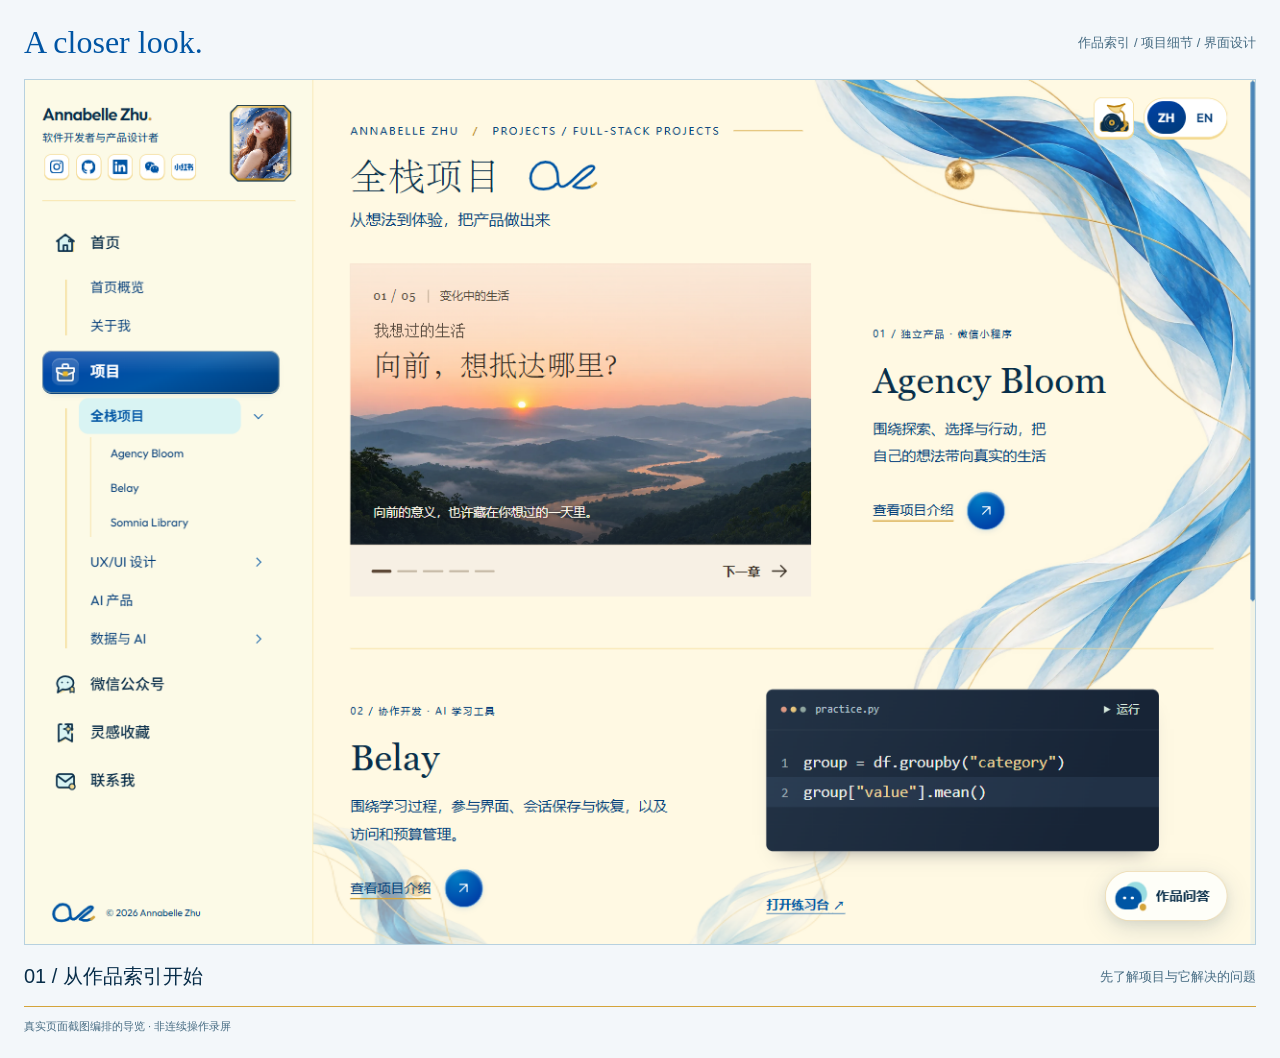
<file: assets/readme/source/atelier-refresh/tour.html>
<!doctype html><html lang="zh-CN"><meta charset="utf-8"><meta name="viewport" content="width=device-width,initial-scale=1"><title>Portfolio · 页面导览</title><style>*{box-sizing:border-box}body{margin:0;background:#f3f7fa}#scene{width:100%;background:#f3f7fa;color:#082d49;font-family:'Noto Sans SC','Microsoft YaHei',sans-serif;padding:24px}.heading{display:flex;justify-content:space-between;align-items:center;margin:0 0 18px;gap:18px}h1{font:32px Georgia,serif;margin:0;color:#0055a4}.steps{font-size:13px;color:#476c83}.screen{position:relative;aspect-ratio:1280/900;border:1px solid #b7d1df;background:#fffdf0;overflow:hidden}.screen picture{position:absolute;inset:0}.screen img{position:absolute;inset:0;width:100%;height:100%;object-fit:contain}.caption{display:flex;justify-content:space-between;align-items:center;margin-top:18px;gap:12px}.caption strong{font-size:20px;font-weight:500}.caption span{font-size:13px;color:#476c83}footer{border-top:1px solid #d4a43a;margin-top:16px;padding-top:12px;font-size:11px;color:#476c83}@media(max-width:600px){.screen{aspect-ratio:390/844}#scene{padding:14px}h1{font-size:26px}.heading{display:block}.steps{margin-top:10px}.caption{display:block}.caption strong,.caption span{display:block}.caption span{margin-top:7px}}</style>
<div id="scene"><div class="heading"><h1>A closer look.</h1><div class="steps" id="steps">作品索引 / 项目细节 / 界面设计</div></div><div class="screen"><picture><source media="(max-width: 600px)" srcset="projects-mobile.png"><img src="projects.png" alt="作品集实际页面：全栈项目索引"></picture><picture><source media="(max-width: 600px)" srcset="project-detail-mobile.png"><img src="project-detail.png" alt="作品集实际页面：Agency Bloom 项目介绍"></picture><picture><source media="(max-width: 600px)" srcset="design-mobile.png"><img src="design.png" alt="作品集实际页面：UX/UI 设计"></picture></div><div class="caption"><strong id="caption"></strong><span id="detail"></span></div><footer id="note">真实页面截图编排的导览 · 非连续操作录屏</footer></div>
<script>
const en=new URLSearchParams(location.search).get('lang')==='en';
const labels=en?['01 / Browse the work','02 / Open a project','03 / Explore interface studies']:['01 / 从作品索引开始','02 / 打开一个项目','03 / 看界面与交互'];
const descriptions=en?['Full-stack projects and their context','Role, product, process and demo','Selected interface studies and contributions']:['先了解项目与它解决的问题','看角色、产品、设计过程与演示','继续探索界面案例与参与范围'];
if(en){document.getElementById('steps').textContent='Projects / Project detail / Interface studies';document.getElementById('note').textContent='A tour composed from real page screenshots, not a continuous screen recording.';}
const images=[...document.querySelectorAll('.screen picture')];
window.readmeAtelier={ready:false,duration:12,renderAt(seconds){const t=Math.max(0,Math.min(11.9999,seconds)),stage=Math.floor(t/4),phase=t%4,fade=Math.max(0,Math.min(1,(phase-3.5)/.5));images.forEach((img,i)=>img.style.opacity=i===stage?1-fade:i===(stage+1)%3?fade:0);document.getElementById('caption').textContent=labels[stage];document.getElementById('detail').textContent=descriptions[stage];}};
Promise.all([document.fonts.ready,...[...document.querySelectorAll('.screen img')].map(i=>i.decode())]).then(()=>{window.readmeAtelier.renderAt(0);window.readmeAtelier.ready=true});
</script></html>
</file>
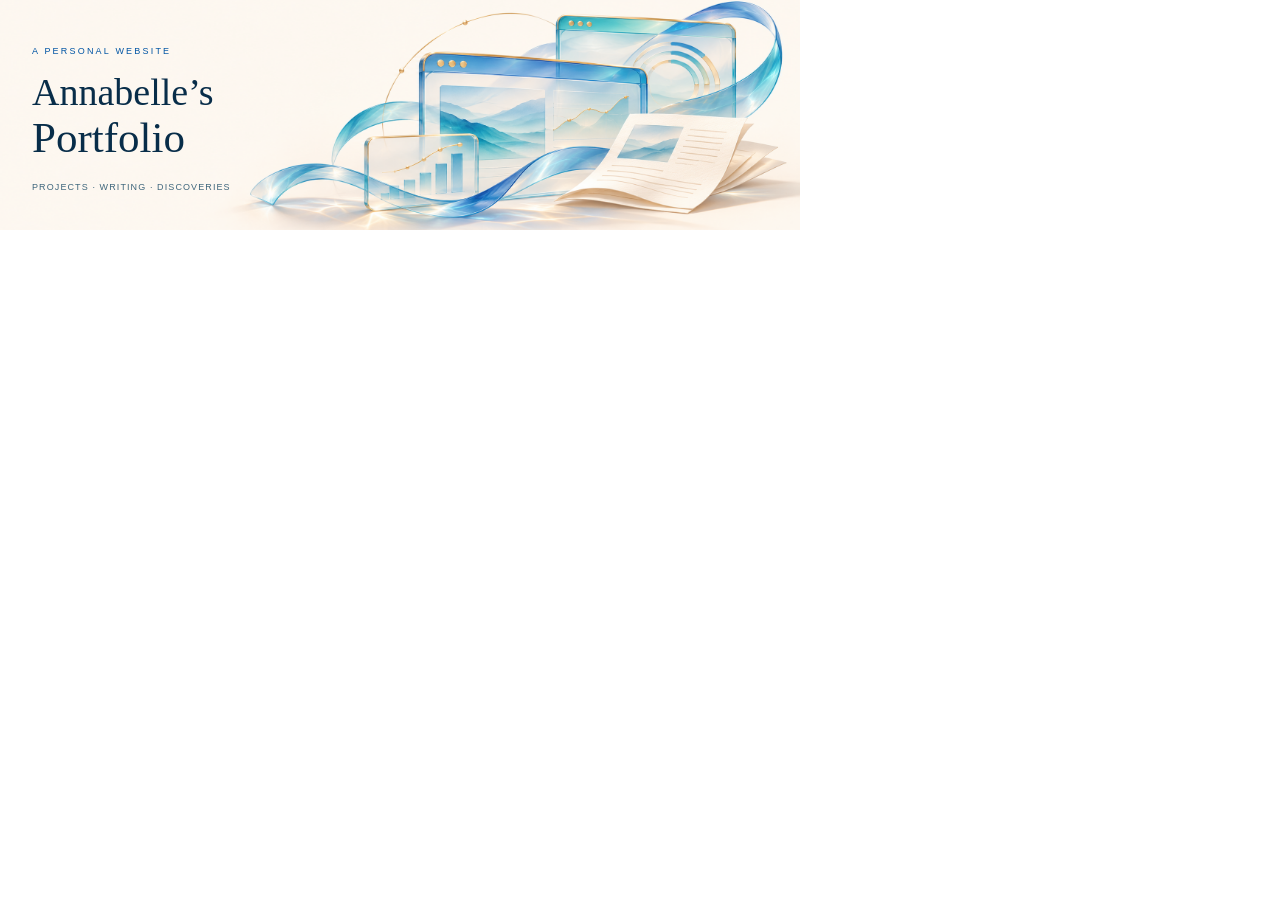
<file: assets/readme/source/showcase/layout.html>
<!doctype html>
<html lang="en"><meta charset="utf-8"><title>Portfolio README artwork</title>
<style>
*{box-sizing:border-box}html,body{margin:0;background:#fff}body{font-family:Arial,sans-serif;color:#082d49}.scene{width:800px;overflow:hidden}.cover{height:230px;position:relative;background:#fcfaf3}.cover>img{position:absolute;width:800px;height:267px;left:0;top:-18px;object-fit:cover}.cover .copy{position:absolute;left:32px;top:46px;width:310px}.eyebrow{font-size:9px;letter-spacing:2.2px;color:#0055a4;margin:0 0 15px}.title{font-family:Georgia,serif;font-size:38px;line-height:1.12;font-weight:400;margin:0}.title span{font-size:43px}.subtitle{font-size:9px;letter-spacing:1.1px;margin-top:20px;color:#3e667c}.strip{height:196px;display:flex;gap:12px;padding:12px 12px 0;background:#f7f8fa;border:1px solid #e8edf0;border-radius:6px}.tile{width:calc((100% - 24px)/3);min-width:0}.frame{height:145px;background:#fff;border:1px solid #e2e6e9;border-radius:4px;overflow:hidden;display:flex;align-items:center;justify-content:center}.frame img{display:block;width:100%;height:100%;object-fit:contain}.label{display:flex;align-items:center;gap:8px;margin-top:9px;font-size:11px;white-space:nowrap}.num{font-size:9px;color:#9b7427}.pages .frame img{object-fit:cover;object-position:top}.pages{height:196px}.pages .label{font-size:12px}
.tile:first-child .frame img[src*="ux-cupcakes"]{object-fit:cover;object-position:top}.pages .tile:first-child .frame img{object-fit:contain;object-position:center}.pages .tile:nth-child(2) .frame img{object-fit:cover;object-position:top}

.frame{position:relative;border:1px solid #e0e7e9;background:#f2eee5;box-shadow:0 2px 5px #082d490a}.frame img{object-fit:cover}
.frame img[src*="fullstack-bloom"]{object-position:center 35%}
.frame img[src*="fullstack-belay"]{height:195px;object-fit:cover;object-position:top;position:absolute;top:0}
.frame img[src*="fullstack-somnia"]{object-position:center 42%}
.frame img[src*="ux-reverie"]{object-position:center 70%}
.frame img[src*="ux-travel"]{object-position:center 44%}
.frame img[src*="ai-taste"]{object-position:center 52%}
.frame img[src*="ai-waymark"]{object-position:center 35%}
.frame img[src*="page-writing"]{object-position:center 58%;height:177px;max-width:none}
.portrait-card{display:flex;height:100%;width:100%;background:#eee8dd;align-items:center;padding-left:13px;gap:4px}.portrait-card div{width:44%;font:19px/1.15 Georgia;color:#082d49}.portrait-card small{display:block;font:8px/1.7 Arial;margin-top:12px;color:#63716d}.pages .tile:first-child .portrait-card img{width:56%;height:100%;object-fit:cover;object-position:center 18%}
.chart-card{height:100%;width:100%;padding:7px;background:#eaf1f4}.chart-card.warm{background:#f4ede4}.chart-card small{display:block;font-size:8px;letter-spacing:.8px;color:#356079;margin-bottom:4px}.chart-card img{width:100%;height:118px;object-fit:contain;background:white;border-radius:3px;box-shadow:0 2px 5px #18374612}
.frame img[src*="success.webp"]{object-fit:cover;object-position:top}.frame img[src*="article-page-soul"]{object-fit:cover;object-position:center}.frame img[src*="data-energy"]{object-fit:fill}.contact-card{height:100%;width:100%;position:relative;background:#fff9e4;overflow:hidden}.contact-art{position:absolute;right:0;top:0;width:65%;height:118px;background:url(page-contact.png) right -3px top -20px/auto 205px no-repeat}.contact-copy{position:absolute;left:13px;top:29px;color:#082d49;font:20px/1.15 Georgia}.contact-copy small{display:block;font:8px/1.5 Arial;color:#0055a4;margin-top:16px;letter-spacing:1px}.strip.ai-grid{display:grid;grid-template-columns:repeat(2,minmax(0,1fr));height:464px;gap:14px;padding:12px}.ai-grid .tile{width:auto}.ai-grid .frame{height:190px}.ai-grid .label{font-size:13px;margin-top:7px}.ai-grid .frame img{object-fit:cover;object-position:center}.ai-grid .frame img[src*="article-spec"]{object-fit:cover}</style>
<div id="scene" class="scene"></div>
<script>
const sets={fullstack:[['fullstack-bloom','Agency Bloom'],['fullstack-belay','Belay'],['fullstack-somnia','Somnia Library']],ux:[['ux-cupcakes','Cupcakes'],['ux-reverie','Reverie Reads'],['ux-travel','Travel Discovery']],ai:[['ai-waymark','Waymark'],['ai-taste','Taste Studio'],['ai-atelier','README Atelier'],['ai-spec','Spec to Tested Code']],data:[['data-athub','AtHub'],['data-visualization','Public data'],['data-energy','Data-center siting']],pages:[['page-about','About'],['page-writing','Writing'],['page-contact','Contact']]};
const key=new URLSearchParams(location.search).get('scene')||'cover';
document.querySelector('#scene').innerHTML=key==='cover'?'<div class="cover"><img src="cover-art.png" alt="Conceptual blue glass browser frames, a flowing ribbon and paper pages"><div class="copy"><p class="eyebrow">A PERSONAL WEBSITE</p><h1 class="title">Annabelle’s<br><span>Portfolio</span></h1><p class="subtitle">PROJECTS · WRITING · DISCOVERIES</p></div></div>':`<div class="strip ${key==='pages'?'pages':key==='ai'?'ai-grid':''}">${sets[key].map(([file,name],i)=>`<div class="tile"><div class="frame">${key==='pages'&&i===2?`<div class="contact-card"><div class="contact-art"></div><div class="contact-copy">Let's<br>connect.<small>CONTACT ↗</small></div></div>`:key==='data'&&i<2?`<div class="chart-card ${i===1?'warm':''}"><small>${i===0?'MODEL COMPARISON':'PUBLIC DATA / RELATIONSHIPS'}</small><img src="../../../../src/assets/data-projects/${i===0?'athub-4.png':'viz-3.png'}" alt="Original analysis figure"></div>`:key==='pages'&&i===0?`<div class="portrait-card"><div>About<br>Annabelle<small>CURIOSITY<br>WRITING<br>DISCOVERY</small></div><img src="page-about.png" alt="Annabelle portrait"></div>`:`<img src="${file==='ai-spec'?'../../../../src/assets/article-spec-to-tested-code/0.webp':file==='page-writing'?'../../../../src/assets/article-page-soul/0.webp':file==='fullstack-belay'?'../../../../src/assets/belay-case/success.webp':file+'.png'}" alt="${name} page preview">`}</div><div class="label"><span class="num">0${i+1}</span>${name}</div></div>`).join('')}</div>`;
</script></html>
</file>
